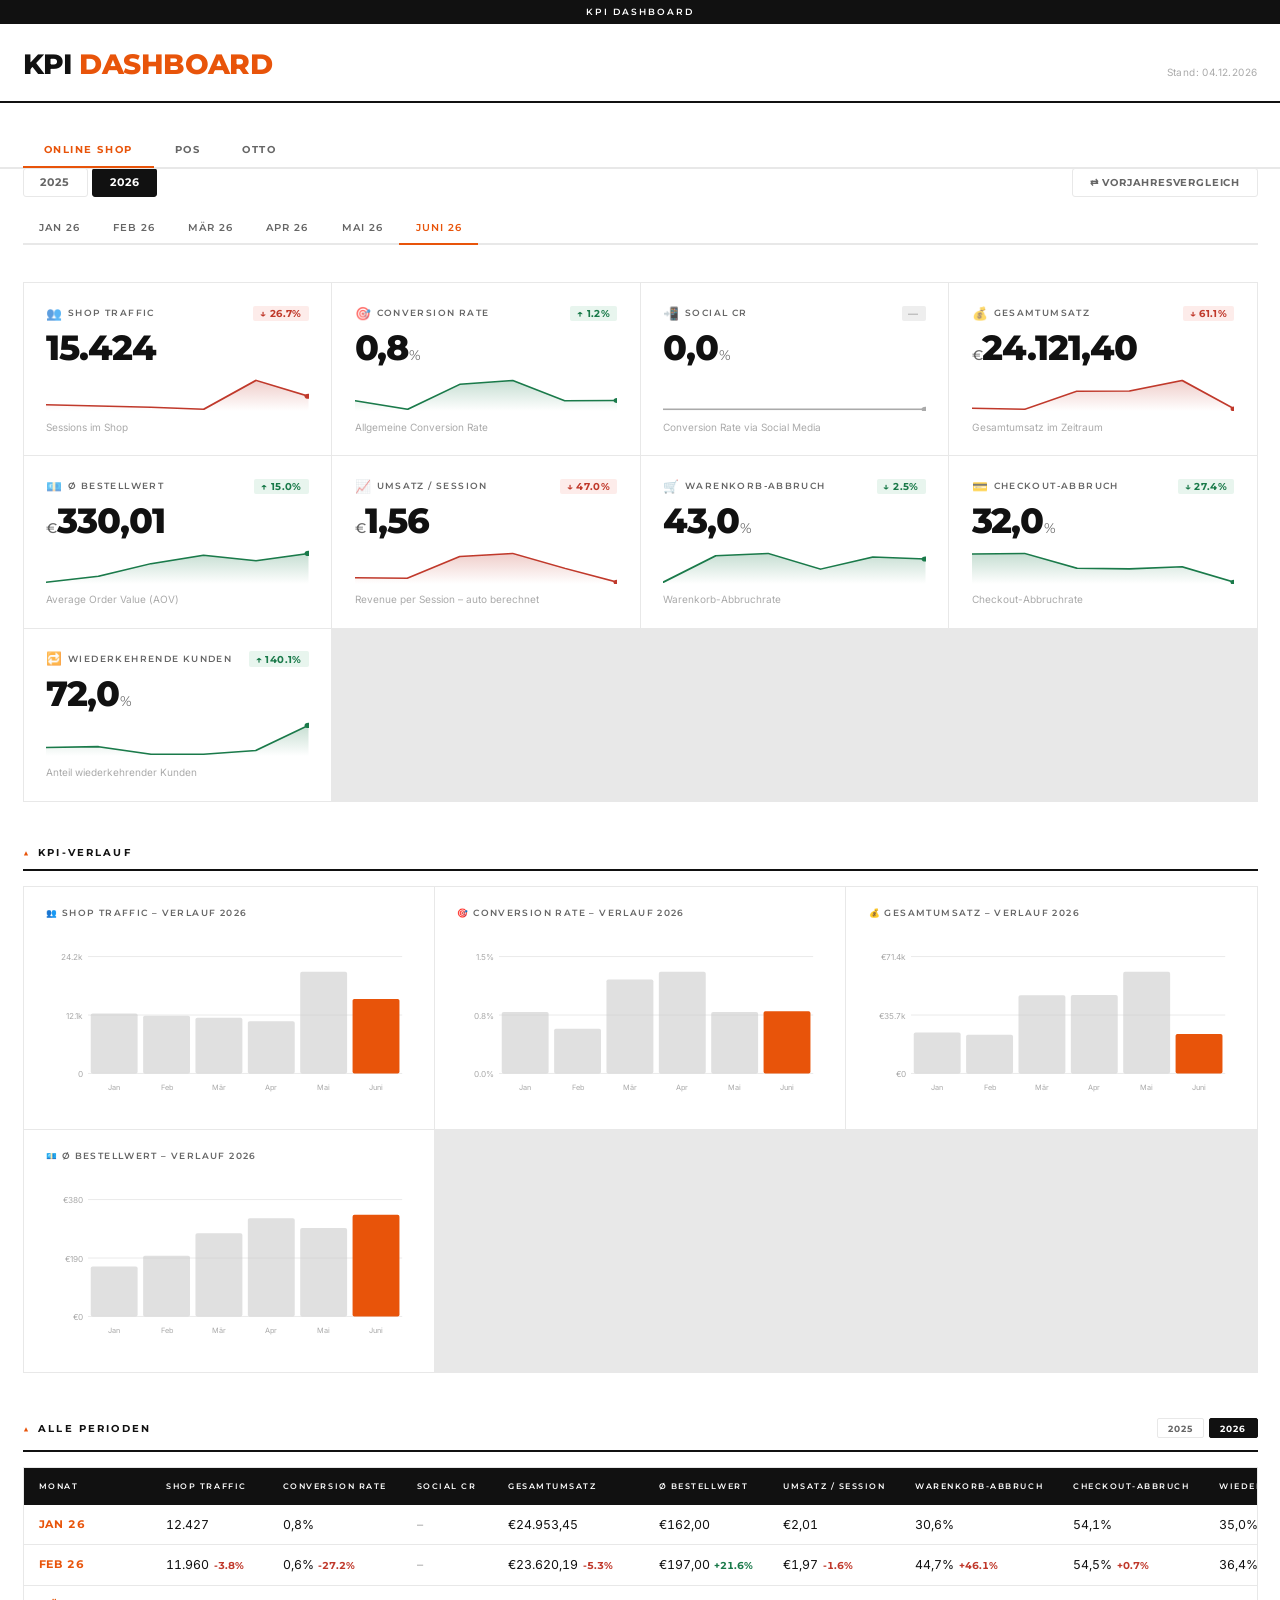
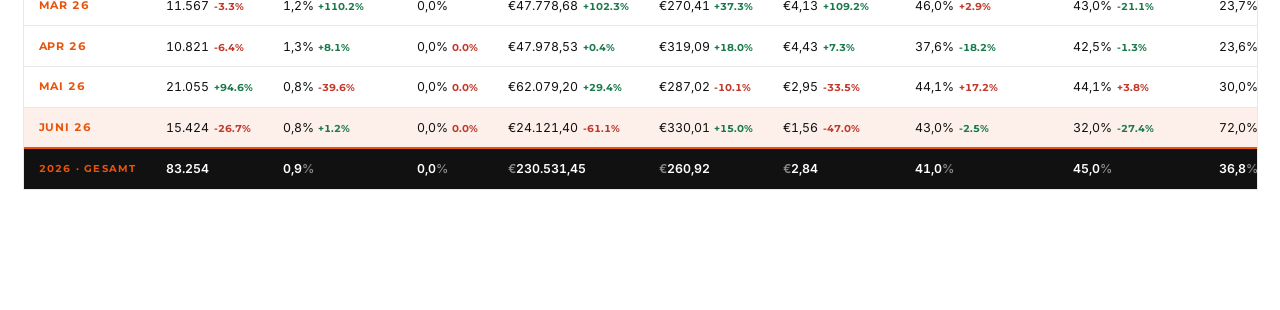
<file: index.html>
<!DOCTYPE html>
<html lang="de">
<head>
  <meta charset="UTF-8"/>
  <meta name="viewport" content="width=device-width, initial-scale=1.0"/>
  <title>Dashboard · Zuitable</title>
  <link rel="icon" type="image/svg+xml" href="favicon.svg" />
  <link rel="preconnect" href="https://fonts.googleapis.com"/>
  <link rel="preconnect" href="https://fonts.gstatic.com" crossorigin/>
  <link href="https://fonts.googleapis.com/css2?family=Montserrat:wght@300;400;500;600;700;800&family=Inter:wght@300;400;500;600&display=swap" rel="stylesheet"/>
  <link rel="stylesheet" href="style.css"/>
</head>
<body>

<div class="top-bar">KPI Dashboard</div>

<header class="page-header">
  <div class="header-left">
    <h1>KPI <span>Dashboard</span></h1>
  </div>
  <div class="header-right">
    <div id="last-updated" class="last-updated">–</div>
  </div>
</header>

<!-- Navigation -->
<div class="page-nav-bar">
  <div class="page-nav-inner">
    <a href="index.html" class="page-nav-btn active">Online Shop</a>
    <a href="pos.html"   class="page-nav-btn">POS</a>
    <a href="otto.html"  class="page-nav-btn">Otto</a>
  </div>
</div>

<div class="wrapper">

  <!-- Year Tabs + Compare Button -->
  <div class="toolbar">
    <div class="year-tabs" id="year-tabs"></div>
    <button class="compare-btn" id="compare-btn" onclick="toggleCompare()" style="display:none;">
      ⇄ Vorjahresvergleich
    </button>
  </div>

  <!-- Period Tabs -->
  <div class="period-tabs" id="period-tabs"></div>

  <!-- Main Content -->
  <div id="main-content">

    <div class="kpi-grid" id="kpi-grid"></div>

    <div class="section-title">
      <span class="section-icon">▲</span> KPI-Verlauf
    </div>
    <div class="charts-grid" id="charts-grid"></div>

    <div class="section-title">
      <span class="section-icon">▲</span> Alle Perioden
      <div class="table-year-filter" id="table-year-filter"></div>
    </div>
    <div class="history-card">
      <div class="history-scroll">
        <table>
          <thead id="table-head"></thead>
          <tbody id="table-body"></tbody>
        </table>
      </div>
    </div>

  </div>
</div>

<div class="toast" id="toast"></div>

<script src="data.js"></script>
<script src="app.js"></script>
</body>
</html>
</file>
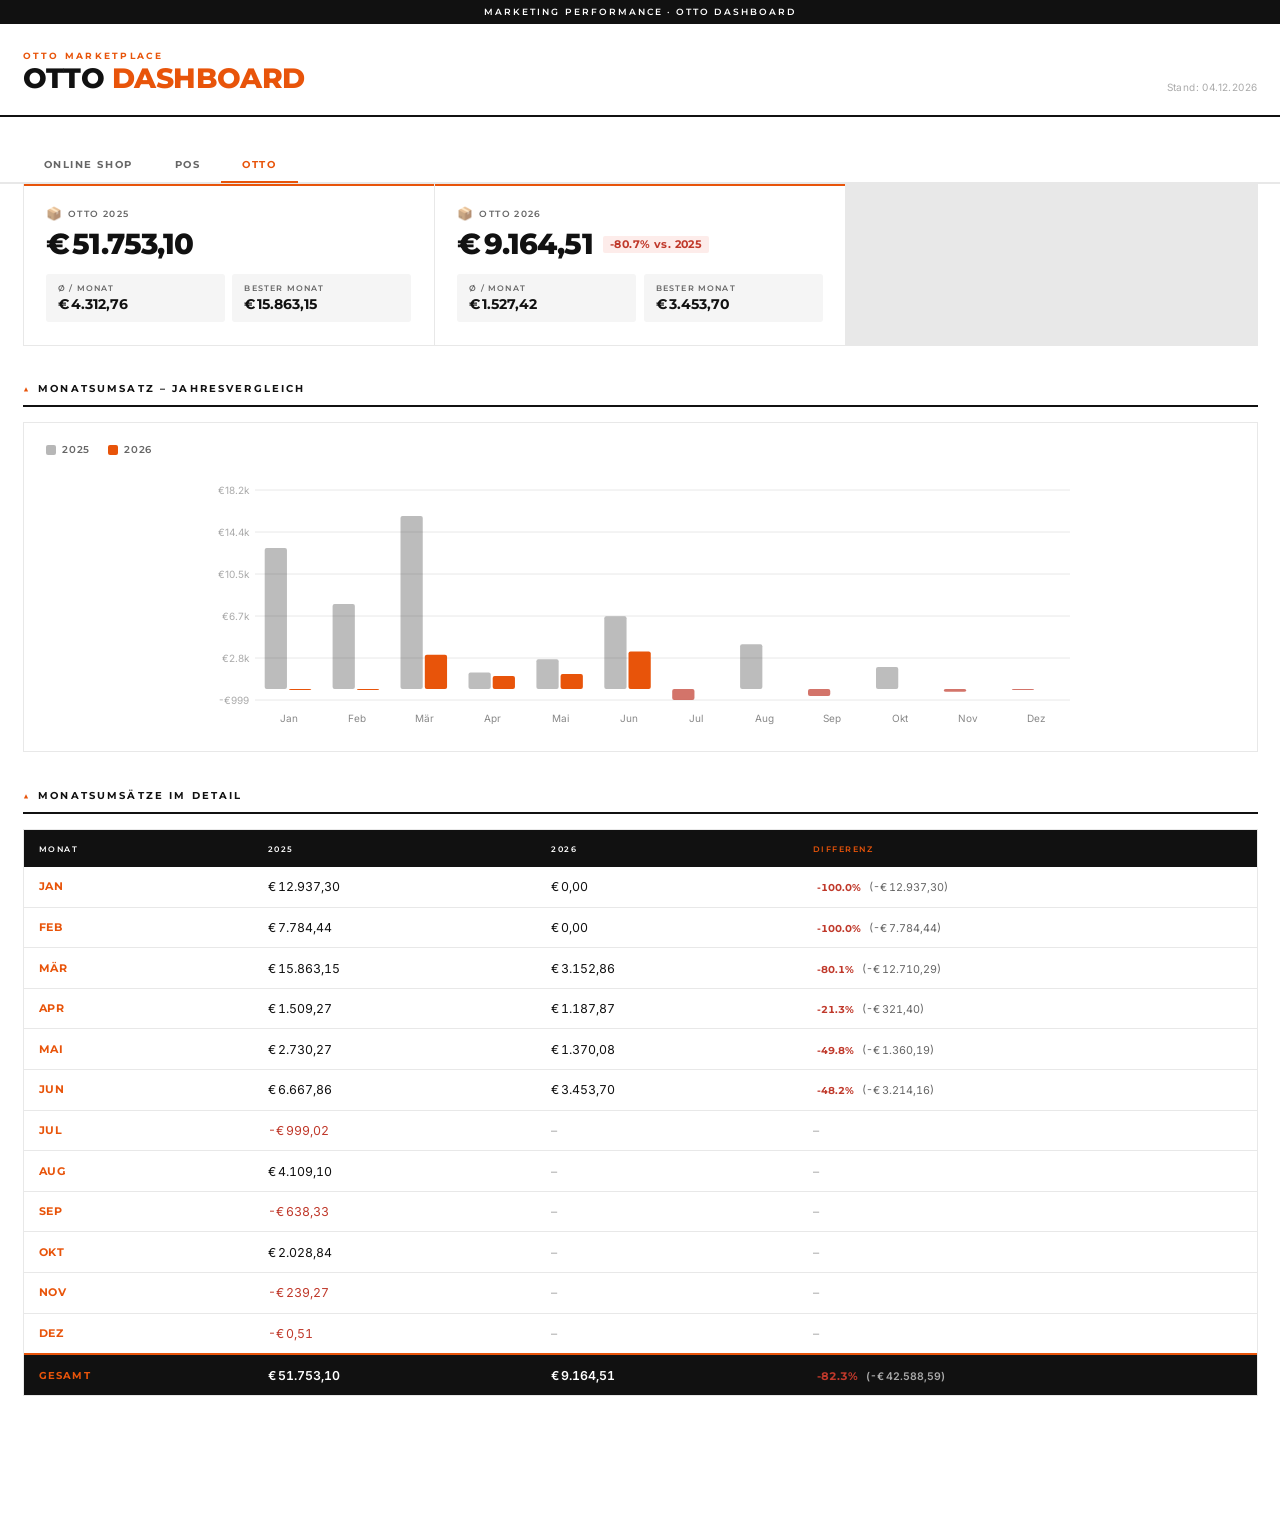
<file: otto.html>
<!DOCTYPE html>
<html lang="de">
<head>
  <meta charset="UTF-8"/>
  <meta name="viewport" content="width=device-width, initial-scale=1.0"/>
  <title>Otto Dashboard · Zuitable</title>
  <link rel="preconnect" href="https://fonts.googleapis.com"/>
  <link rel="preconnect" href="https://fonts.gstatic.com" crossorigin/>
  <link href="https://fonts.googleapis.com/css2?family=Montserrat:wght@300;400;500;600;700;800&family=Inter:wght@300;400;500;600&display=swap" rel="stylesheet"/>
  <link rel="stylesheet" href="style.css"/>
</head>
<body>

<div class="top-bar">Marketing Performance · Otto Dashboard</div>

<header class="page-header">
  <div class="header-left">
    <div class="agency-label">Otto Marketplace</div>
    <h1>Otto <span>Dashboard</span></h1>
  </div>
  <div class="header-right">
    <div id="last-updated" class="last-updated">–</div>
  </div>
</header>

<div class="page-nav-bar">
  <div class="page-nav-inner">
    <a href="index.html" class="page-nav-btn">Online Shop</a>
    <a href="pos.html"   class="page-nav-btn">POS</a>
    <a href="otto.html"  class="page-nav-btn active">Otto</a>
  </div>
</div>

<div class="wrapper">
  <div class="pos-summary" id="pos-summary"></div>
  <div class="section-title"><span class="section-icon">▲</span> Monatsumsatz – Jahresvergleich</div>
  <div class="pos-chart-card">
    <div class="pos-chart-legend" id="pos-legend"></div>
    <div class="pos-chart-area"   id="pos-chart"></div>
  </div>
  <div class="section-title" style="margin-top:2.5rem;"><span class="section-icon">▲</span> Monatsumsätze im Detail</div>
  <div class="history-card">
    <div class="history-scroll"><table id="pos-table"></table></div>
  </div>
</div>

<!-- Reihenfolge wichtig: erst Daten, dann Kanal-Config, dann Logik -->
<script src="otto-data.js"></script>
<script>
  var CHANNEL_DATA  = OTTO_DATA;
  var CHANNEL_LABEL = "Otto";
  var CHANNEL_ICON  = "📦";
</script>
<script src="pos-app.js"></script>

</body>
</html>
</file>
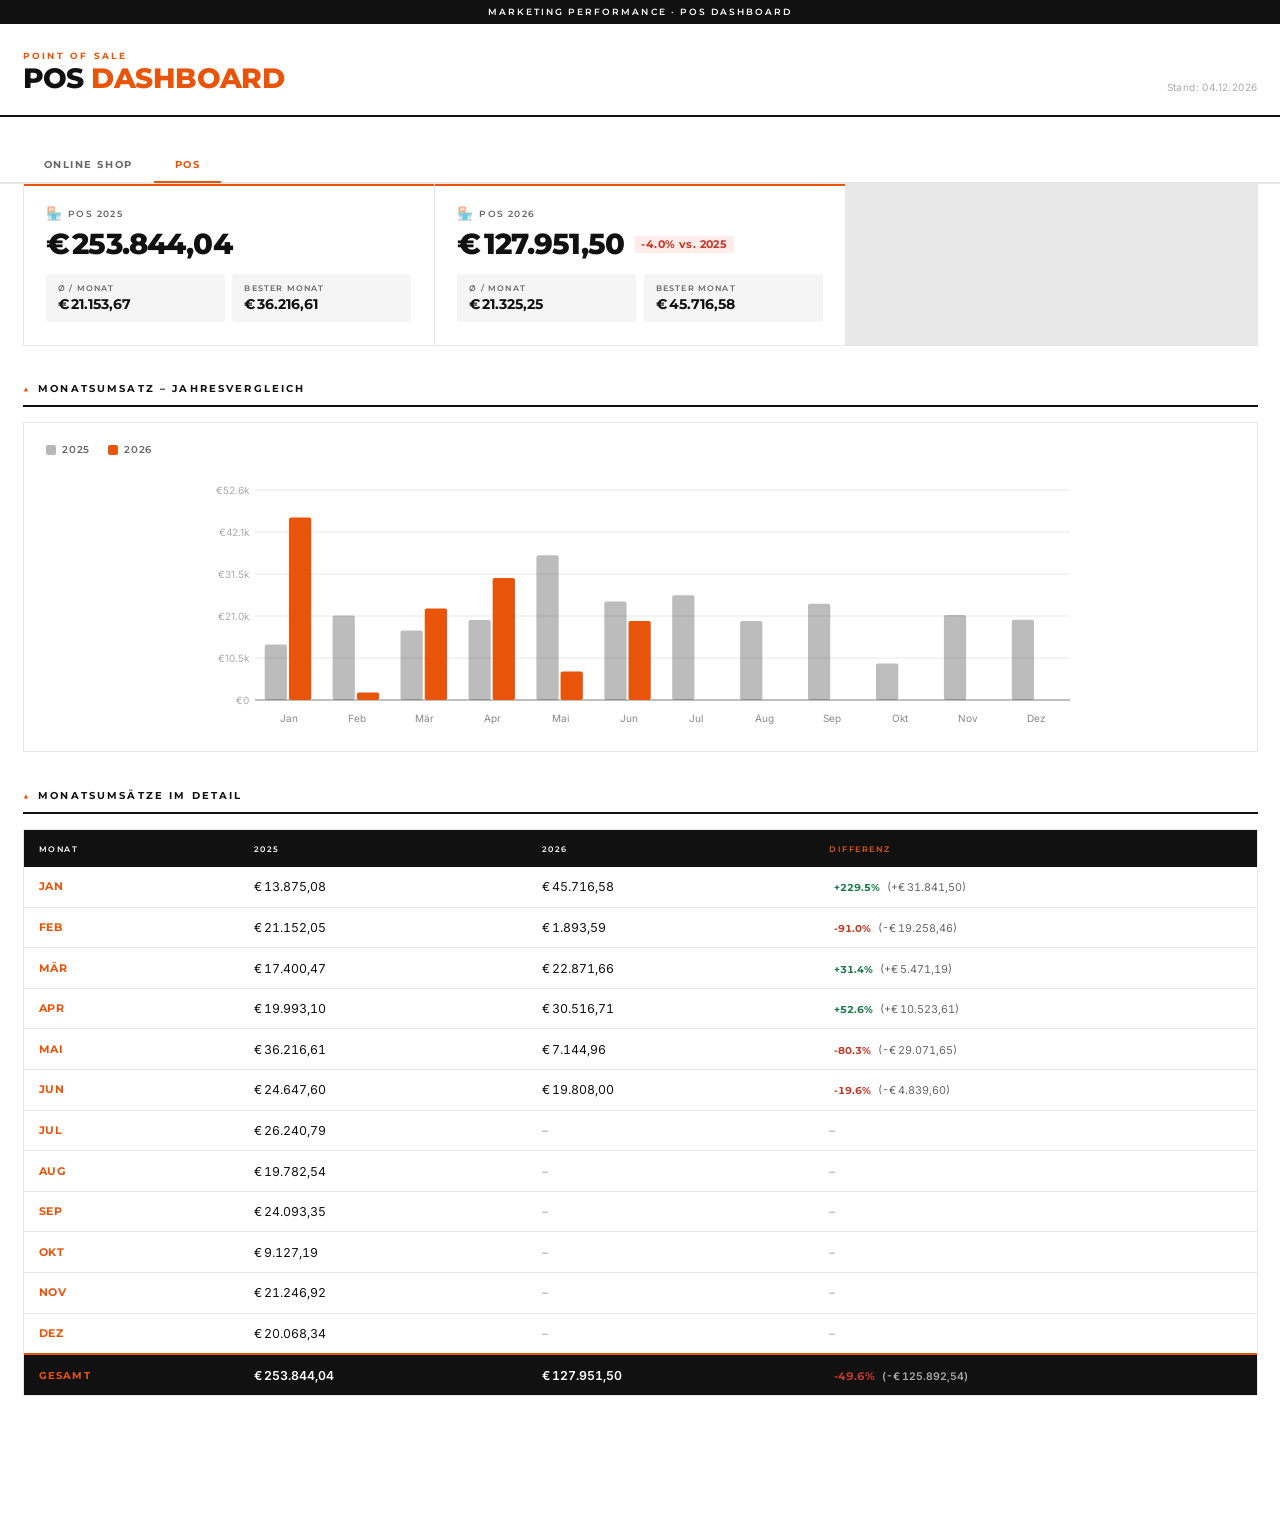
<file: pos.html>
<!DOCTYPE html>
<html lang="de">
<head>
  <meta charset="UTF-8"/>
  <meta name="viewport" content="width=device-width, initial-scale=1.0"/>
  <title>POS Dashboard · Zuitable</title>
  <link rel="preconnect" href="https://fonts.googleapis.com"/>
  <link rel="preconnect" href="https://fonts.gstatic.com" crossorigin/>
  <link href="https://fonts.googleapis.com/css2?family=Montserrat:wght@300;400;500;600;700;800&family=Inter:wght@300;400;500;600&display=swap" rel="stylesheet"/>
  <link rel="stylesheet" href="style.css"/>
</head>
<body>

<div class="top-bar">Marketing Performance · POS Dashboard</div>

<header class="page-header">
  <div class="header-left">
    <div class="agency-label">Point of Sale</div>
    <h1>POS <span>Dashboard</span></h1>
  </div>
  <div class="header-right">
    <div id="last-updated" class="last-updated">–</div>
  </div>
</header>

<!-- Navigation -->
<div class="page-nav-bar">
  <div class="page-nav-inner">
    <a href="index.html" class="page-nav-btn">Online Shop</a>
    <a href="pos.html"   class="page-nav-btn active">POS</a>
  </div>
</div>

<div class="wrapper">

  <!-- Summary Cards -->
  <div class="pos-summary" id="pos-summary"></div>

  <!-- Main Chart: YoY Comparison -->
  <div class="section-title">
    <span class="section-icon">▲</span> Monatsumsatz – Jahresvergleich
  </div>
  <div class="pos-chart-card">
    <div class="pos-chart-legend" id="pos-legend"></div>
    <div class="pos-chart-area" id="pos-chart"></div>
  </div>

  <!-- Table -->
  <div class="section-title" style="margin-top:2.5rem;">
    <span class="section-icon">▲</span> Monatsumsätze im Detail
  </div>
  <div class="history-card">
    <div class="history-scroll">
      <table id="pos-table"></table>
    </div>
  </div>

</div>

<script src="pos-data.js"></script>
<script src="pos-app.js"></script>
</body>
</html>
</file>
<file: style.css>
/* ─── Reset & Base ─── */
*, *::before, *::after { box-sizing: border-box; margin: 0; padding: 0; }

:root {
  --bg:           #ffffff;
  --bg-section:   #f5f5f5;
  --bg-dark:      #111111;
  --bg-card:      #ffffff;
  --bg-card-alt:  #fafafa;
  --orange:       #e8540a;
  --orange-light: #ff6b1a;
  --orange-dim:   #fdf0eb;
  --orange-dark:  #c2440a;
  --black:        #111111;
  --black-soft:   #1a1a1a;
  --gray-dark:    #444444;
  --gray-mid:     #888888;
  --gray-light:   #cccccc;
  --gray-faint:   #eeeeee;
  --border:       #e8e8e8;
  --text:         #111111;
  --text-muted:   #666666;
  --text-faint:   #aaaaaa;
  --up:           #1a7a4a;
  --up-bg:        #e8f5ee;
  --down:         #c0392b;
  --down-bg:      #fdecea;
  --radius:       3px;
  --radius-lg:    6px;
  --transition:   0.18s ease;
  --font-display: 'Montserrat', sans-serif;
  --font-body:    'Inter', sans-serif;
  --font-mono:    'JetBrains Mono', 'Courier New', monospace;
}

html { font-size: 15px; scroll-behavior: smooth; }

body {
  background: var(--bg);
  color: var(--text);
  font-family: var(--font-body);
  min-height: 100vh;
  -webkit-font-smoothing: antialiased;
}

/* ── Top Bar ── */
.top-bar {
  background: var(--bg-dark);
  color: #fff;
  padding: 0.42rem 1.5rem;
  text-align: center;
  font-family: var(--font-display);
  font-size: 0.62rem;
  letter-spacing: 0.22em;
  text-transform: uppercase;
  font-weight: 600;
}

/* ── Page Header ── */
.page-header {
  display: flex;
  align-items: flex-end;
  justify-content: space-between;
  flex-wrap: wrap;
  gap: 1rem;
  padding: 1.8rem 1.5rem 1.5rem;
  border-bottom: 2px solid var(--black);
  max-width: 1380px;
  margin: 0 auto 2rem;
}

.agency-label {
  font-family: var(--font-display);
  font-size: 0.58rem;
  letter-spacing: 0.26em;
  text-transform: uppercase;
  color: var(--orange);
  font-weight: 700;
  margin-bottom: 0.3rem;
}

.page-header h1 {
  font-family: var(--font-display);
  font-size: 1.85rem;
  font-weight: 800;
  color: var(--black);
  letter-spacing: -0.02em;
  line-height: 1;
  text-transform: uppercase;
}

.page-header h1 span { color: var(--orange); }

.last-updated {
  font-size: 0.67rem;
  color: var(--text-faint);
  letter-spacing: 0.04em;
  text-align: right;
}

/* ── Wrapper ── */
.wrapper {
  max-width: 1380px;
  margin: 0 auto;
  padding: 0 1.5rem 5rem;
}

/* ── Period Tabs ── */
.period-tabs {
  display: flex;
  gap: 0;
  margin-bottom: 2.5rem;
  border-bottom: 2px solid var(--border);
  flex-wrap: wrap;
}

.period-tab {
  padding: 0.6rem 1.1rem;
  border: none;
  border-bottom: 2px solid transparent;
  margin-bottom: -2px;
  background: transparent;
  color: var(--text-muted);
  font-family: var(--font-display);
  font-size: 0.68rem;
  font-weight: 600;
  letter-spacing: 0.1em;
  text-transform: uppercase;
  cursor: pointer;
  transition: all var(--transition);
}
.period-tab:hover { color: var(--black); }
.period-tab.active { color: var(--orange); border-bottom-color: var(--orange); }

/* ── KPI Grid ── */
.kpi-grid {
  display: grid;
  grid-template-columns: repeat(auto-fill, minmax(280px, 1fr));
  gap: 1px;
  margin-bottom: 3rem;
  background: var(--border);
  border: 1px solid var(--border);
}

.kpi-card {
  background: var(--bg-card);
  padding: 1.5rem;
  display: flex;
  flex-direction: column;
  gap: 0.65rem;
  transition: background var(--transition);
  animation: fadeIn 0.3s ease both;
  position: relative;
  overflow: hidden;
}

.kpi-card::after {
  content: '';
  position: absolute;
  top: 0; left: 0; right: 0;
  height: 2px;
  background: var(--orange);
  transform: scaleX(0);
  transform-origin: left;
  transition: transform 0.22s ease;
}
.kpi-card:hover::after { transform: scaleX(1); }
.kpi-card:hover { background: var(--bg-card-alt); }

@keyframes fadeIn {
  from { opacity: 0; transform: translateY(6px); }
  to   { opacity: 1; transform: translateY(0); }
}
.kpi-card:nth-child(1) { animation-delay: 0.04s; }
.kpi-card:nth-child(2) { animation-delay: 0.08s; }
.kpi-card:nth-child(3) { animation-delay: 0.12s; }
.kpi-card:nth-child(4) { animation-delay: 0.16s; }
.kpi-card:nth-child(5) { animation-delay: 0.20s; }
.kpi-card:nth-child(6) { animation-delay: 0.24s; }
.kpi-card:nth-child(7) { animation-delay: 0.28s; }

.kpi-card-top {
  display: flex;
  justify-content: space-between;
  align-items: flex-start;
}

.kpi-icon-label { display: flex; align-items: center; gap: 0.4rem; }
.kpi-icon { font-size: 0.85rem; opacity: 0.7; }

.kpi-label {
  font-family: var(--font-display);
  font-size: 0.58rem;
  letter-spacing: 0.16em;
  text-transform: uppercase;
  color: var(--text-muted);
  font-weight: 600;
}

.kpi-trend {
  font-family: var(--font-display);
  font-size: 0.65rem;
  font-weight: 700;
  padding: 0.15rem 0.45rem;
  border-radius: 2px;
  letter-spacing: 0.04em;
}
.kpi-trend.up      { color: var(--up);   background: var(--up-bg); }
.kpi-trend.down    { color: var(--down); background: var(--down-bg); }
.kpi-trend.neutral { color: var(--text-faint); background: var(--gray-faint); }

.kpi-value {
  font-family: var(--font-display);
  font-size: 2.3rem;
  font-weight: 800;
  color: var(--black);
  letter-spacing: -0.03em;
  line-height: 1;
}
.kpi-value .unit        { font-size: 0.95rem; color: var(--text-muted); font-weight: 400; margin-left: 1px; }
.kpi-value .unit-prefix { font-size: 0.95rem; color: var(--text-muted); font-weight: 500; margin-right: 1px; }

.kpi-sparkline { width: 100%; height: 34px; margin-top: 0.1rem; }

.kpi-desc { font-size: 0.67rem; color: var(--text-faint); }

/* ── Section Title ── */
.section-title {
  font-family: var(--font-display);
  font-size: 0.65rem;
  font-weight: 700;
  letter-spacing: 0.22em;
  text-transform: uppercase;
  color: var(--black);
  margin-bottom: 1rem;
  padding-bottom: 0.75rem;
  border-bottom: 2px solid var(--black);
  display: flex;
  align-items: center;
  gap: 0.5rem;
}
.section-icon { color: var(--orange); }

/* ── Charts ── */
.charts-grid {
  display: grid;
  grid-template-columns: repeat(auto-fill, minmax(400px, 1fr));
  gap: 1px;
  margin-bottom: 3rem;
  background: var(--border);
  border: 1px solid var(--border);
}

.chart-card { background: var(--bg-card); padding: 1.4rem 1.5rem; }

.chart-card-title {
  font-family: var(--font-display);
  font-size: 0.58rem;
  text-transform: uppercase;
  letter-spacing: 0.16em;
  color: var(--text-muted);
  font-weight: 600;
  margin-bottom: 1rem;
}

.chart-area { width: 100%; height: 175px; }
.chart-svg  { width: 100%; height: 100%; overflow: visible; }

/* ── Table ── */
.history-card {
  border: 1px solid var(--border);
  overflow: hidden;
  margin-bottom: 3rem;
}
.history-scroll { overflow-x: auto; }

table { width: 100%; border-collapse: collapse; font-size: 0.82rem; }

thead tr { background: var(--black); }
thead th {
  padding: 0.9rem 1rem;
  text-align: left;
  font-family: var(--font-display);
  font-size: 0.56rem;
  letter-spacing: 0.18em;
  text-transform: uppercase;
  color: #fff;
  font-weight: 600;
  white-space: nowrap;
}

tbody tr { border-bottom: 1px solid var(--border); transition: background var(--transition); }
tbody tr:last-child { border-bottom: none; }
tbody tr:hover { background: var(--bg-card-alt); }
tbody tr.active-row { background: var(--orange-dim); }

td {
  padding: 0.82rem 1rem;
  color: var(--text);
  white-space: nowrap;
  font-variant-numeric: tabular-nums;
}
td.period-cell {
  font-family: var(--font-display);
  font-weight: 700;
  color: var(--orange);
  font-size: 0.72rem;
  letter-spacing: 0.08em;
  text-transform: uppercase;
}
td .delta { font-size: 0.65rem; margin-left: 0.3rem; font-weight: 700; font-family: var(--font-display); }
td .delta.pos { color: var(--up); }
td .delta.neg { color: var(--down); }

/* ── Entry Panel ── */
.entry-panel { border: 1px solid var(--border); overflow: hidden; margin-bottom: 3rem; }

.entry-header {
  display: flex;
  align-items: center;
  justify-content: space-between;
  padding: 1rem 1.4rem;
  background: var(--black);
  cursor: pointer;
  user-select: none;
}

.entry-header h2 {
  font-family: var(--font-display);
  font-size: 0.65rem;
  font-weight: 700;
  letter-spacing: 0.2em;
  text-transform: uppercase;
  color: #fff;
  display: flex;
  align-items: center;
  gap: 0.7rem;
}

.entry-header h2 .sub {
  font-weight: 400;
  color: #777;
  letter-spacing: 0.04em;
  font-size: 0.63rem;
  text-transform: none;
}

.entry-toggle { font-size: 0.7rem; color: var(--orange); font-weight: 700; transition: transform var(--transition); }
.entry-toggle.open { transform: rotate(180deg); }

.entry-body { padding: 1.5rem; display: none; background: var(--bg-section); }
.entry-body.open { display: block; }

.entry-grid {
  display: grid;
  grid-template-columns: repeat(auto-fill, minmax(210px, 1fr));
  gap: 1rem;
  margin-bottom: 1.2rem;
}

.entry-field { display: flex; flex-direction: column; gap: 0.32rem; }

.entry-field label {
  font-family: var(--font-display);
  font-size: 0.58rem;
  text-transform: uppercase;
  letter-spacing: 0.14em;
  color: var(--gray-dark);
  font-weight: 600;
}

.entry-field input {
  background: #fff;
  border: 1px solid var(--border);
  border-radius: var(--radius);
  color: var(--text);
  padding: 0.58rem 0.75rem;
  font-family: var(--font-body);
  font-size: 0.88rem;
  outline: none;
  transition: border-color var(--transition), box-shadow var(--transition);
  width: 100%;
}
.entry-field input:focus { border-color: var(--orange); box-shadow: 0 0 0 3px var(--orange-dim); }
.entry-field input::placeholder { color: var(--text-faint); }

.entry-field .hint { font-size: 0.6rem; color: var(--text-faint); }

.entry-actions { display: flex; gap: 0.6rem; flex-wrap: wrap; margin-top: 0.6rem; }

/* ── Buttons ── */
.btn {
  padding: 0.58rem 1.3rem;
  border: none;
  border-radius: var(--radius);
  font-family: var(--font-display);
  font-size: 0.65rem;
  font-weight: 700;
  letter-spacing: 0.12em;
  text-transform: uppercase;
  cursor: pointer;
  transition: all var(--transition);
}
.btn-primary { background: var(--orange); color: #fff; }
.btn-primary:hover { background: var(--orange-dark); }
.btn-ghost { background: transparent; color: var(--gray-dark); border: 1px solid var(--border); }
.btn-ghost:hover { border-color: var(--black); color: var(--black); }
.btn-danger { background: transparent; color: var(--down); border: 1px solid var(--down); font-size: 0.62rem; padding: 0.38rem 0.85rem; }
.btn-danger:hover { background: var(--down-bg); }

/* ── Export ── */
.export-box { background: #fff; border: 1px solid var(--border); border-radius: var(--radius); padding: 1.2rem 1.4rem; margin-top: 1.2rem; display: none; }
.export-box.open { display: block; }
.export-label { font-family: var(--font-display); font-size: 0.58rem; color: var(--text-muted); text-transform: uppercase; letter-spacing: 0.14em; font-weight: 600; margin-bottom: 0.6rem; }
.export-box pre { background: var(--black); border-radius: var(--radius); padding: 1rem; font-family: var(--font-mono); font-size: 0.75rem; color: #a8d5b5; overflow-x: auto; max-height: 220px; overflow-y: auto; line-height: 1.55; }

/* ── Toast ── */
.toast {
  position: fixed; bottom: 1.5rem; right: 1.5rem;
  background: var(--black);
  border-left: 3px solid var(--orange);
  border-radius: 2px;
  padding: 0.7rem 1.2rem;
  font-family: var(--font-display);
  font-size: 0.68rem;
  font-weight: 600;
  letter-spacing: 0.06em;
  color: #fff;
  box-shadow: 0 4px 20px rgba(0,0,0,0.18);
  transform: translateY(8px); opacity: 0;
  transition: all 0.25s ease; z-index: 999; pointer-events: none;
}
.toast.show { opacity: 1; transform: translateY(0); }

/* ── No data ── */
.no-data { text-align: center; padding: 4rem; color: var(--text-faint); font-family: var(--font-display); font-size: 0.8rem; letter-spacing: 0.06em; text-transform: uppercase; }

/* ── Scrollbar ── */
::-webkit-scrollbar { width: 4px; height: 4px; }
::-webkit-scrollbar-track { background: var(--bg-section); }
::-webkit-scrollbar-thumb { background: var(--gray-light); border-radius: 2px; }

/* ── Responsive ── */
@media (max-width: 640px) {
  .page-header { flex-direction: column; align-items: flex-start; }
  .page-header h1 { font-size: 1.4rem; }
  .kpi-value { font-size: 1.9rem; }
  .charts-grid { grid-template-columns: 1fr; }
  .entry-grid { grid-template-columns: 1fr; }
}

/* ── Totals Row ── */
tr.total-row {
  background: var(--black);
  border-top: 2px solid var(--orange);
}

tr.total-row:hover {
  background: var(--black-soft);
}

td.total-label {
  font-family: var(--font-display);
  font-size: 0.68rem;
  font-weight: 700;
  letter-spacing: 0.12em;
  text-transform: uppercase;
  color: var(--orange);
  white-space: nowrap;
}

td.total-cell {
  color: #ffffff;
  font-weight: 600;
  white-space: nowrap;
  font-variant-numeric: tabular-nums;
}

td.total-cell .unit,
td.total-cell .unit-prefix {
  color: #888888;
}

/* ── Toolbar ── */
.toolbar {
  display: flex;
  align-items: center;
  justify-content: space-between;
  gap: 1rem;
  margin-bottom: 0;
  flex-wrap: wrap;
}

/* ── Year Tabs ── */
.year-tabs {
  display: flex;
  gap: 0.3rem;
  margin-bottom: 1rem;
}

.year-tab {
  padding: 0.45rem 1.1rem;
  border-radius: 3px;
  border: 1px solid var(--border);
  background: transparent;
  color: var(--text-muted);
  font-family: var(--font-display);
  font-size: 0.7rem;
  font-weight: 700;
  letter-spacing: 0.1em;
  text-transform: uppercase;
  cursor: pointer;
  transition: all var(--transition);
}
.year-tab:hover { border-color: var(--black); color: var(--black); }
.year-tab.active { background: var(--black); color: #fff; border-color: var(--black); }

/* ── Compare Button ── */
.compare-btn {
  display: flex;
  align-items: center;
  gap: 0.4rem;
  padding: 0.45rem 1.1rem;
  border-radius: 3px;
  border: 1px solid var(--border);
  background: transparent;
  color: var(--text-muted);
  font-family: var(--font-display);
  font-size: 0.68rem;
  font-weight: 700;
  letter-spacing: 0.08em;
  text-transform: uppercase;
  cursor: pointer;
  transition: all var(--transition);
  margin-bottom: 1rem;
}
.compare-btn:hover { border-color: var(--orange); color: var(--orange); }
.compare-btn.active {
  background: var(--orange);
  color: #fff;
  border-color: var(--orange);
}

/* ── Table Year Filter ── */
.table-year-filter {
  display: flex;
  gap: 0.3rem;
  margin-left: auto;
}

.table-year-btn {
  padding: 0.25rem 0.7rem;
  border-radius: 2px;
  border: 1px solid var(--border);
  background: transparent;
  color: var(--text-muted);
  font-family: var(--font-display);
  font-size: 0.6rem;
  font-weight: 700;
  letter-spacing: 0.1em;
  text-transform: uppercase;
  cursor: pointer;
  transition: all var(--transition);
}
.table-year-btn:hover  { border-color: var(--black); color: var(--black); }
.table-year-btn.active { background: var(--black); color: #fff; border-color: var(--black); }

/* ── YoY badges in cards ── */
.kpi-yoy {
  font-family: var(--font-display);
  font-size: 0.62rem;
  font-weight: 700;
  letter-spacing: 0.06em;
  padding: 0.2rem 0.5rem;
  border-radius: 2px;
  display: inline-block;
}
.kpi-yoy.up   { color: var(--up);   background: var(--up-bg); }
.kpi-yoy.down { color: var(--down); background: var(--down-bg); }

/* ── YoY reference row in table ── */
.yoy-ref {
  display: block;
  font-size: 0.65rem;
  color: var(--text-faint);
  margin-top: 0.1rem;
  font-family: var(--font-display);
  letter-spacing: 0.02em;
}

/* ── Page Navigation Bar ── */
.page-nav-bar {
  background: var(--bg);
  border-bottom: 1px solid var(--border);
  position: sticky;
  top: 0;
  z-index: 100;
  box-shadow: 0 1px 0 var(--border);
}

.page-nav-inner {
  max-width: 1380px;
  margin: 0 auto;
  padding: 0 1.5rem;
  display: flex;
  gap: 0;
}

.page-nav-btn {
  display: inline-block;
  padding: 0.75rem 1.4rem;
  font-family: var(--font-display);
  font-size: 0.65rem;
  font-weight: 700;
  letter-spacing: 0.16em;
  text-transform: uppercase;
  color: var(--text-muted);
  text-decoration: none;
  border-bottom: 2px solid transparent;
  margin-bottom: -1px;
  transition: all var(--transition);
}
.page-nav-btn:hover { color: var(--black); }
.page-nav-btn.active {
  color: var(--orange);
  border-bottom-color: var(--orange);
}

/* ── POS Dashboard ── */
.pos-summary {
  display: grid;
  grid-template-columns: repeat(auto-fill, minmax(320px, 1fr));
  gap: 1px;
  background: var(--border);
  border: 1px solid var(--border);
  margin-bottom: 2.5rem;
}

.pos-card {
  background: var(--bg-card);
  padding: 1.5rem;
  display: flex;
  flex-direction: column;
  gap: 0.2rem;
  transition: background var(--transition);
  position: relative;
  overflow: hidden;
}
.pos-card::after {
  content: '';
  position: absolute;
  top: 0; left: 0; right: 0;
  height: 2px;
  background: var(--orange);
}

.pos-stat {
  display: flex;
  flex-direction: column;
  gap: 0.15rem;
  background: var(--bg-section);
  padding: 0.6rem 0.8rem;
  border-radius: var(--radius);
}
.pos-stat-label {
  font-family: var(--font-display);
  font-size: 0.56rem;
  text-transform: uppercase;
  letter-spacing: 0.14em;
  color: var(--text-muted);
  font-weight: 600;
}
.pos-stat-val {
  font-family: var(--font-display);
  font-size: 0.95rem;
  font-weight: 700;
  color: var(--black);
}

.pos-chart-card {
  background: var(--bg-card);
  border: 1px solid var(--border);
  padding: 1.4rem 1.5rem;
  margin-bottom: 0;
}

.pos-chart-legend {
  display: flex;
  gap: 1.2rem;
  margin-bottom: 1rem;
}
.pos-legend-item {
  display: flex;
  align-items: center;
  gap: 0.4rem;
  font-family: var(--font-display);
  font-size: 0.65rem;
  font-weight: 600;
  letter-spacing: 0.08em;
  text-transform: uppercase;
  color: var(--text-muted);
}
.pos-legend-dot {
  width: 10px;
  height: 10px;
  border-radius: 2px;
  display: inline-block;
}

.pos-chart-area {
  width: 100%;
  height: 260px;
}
</file>
